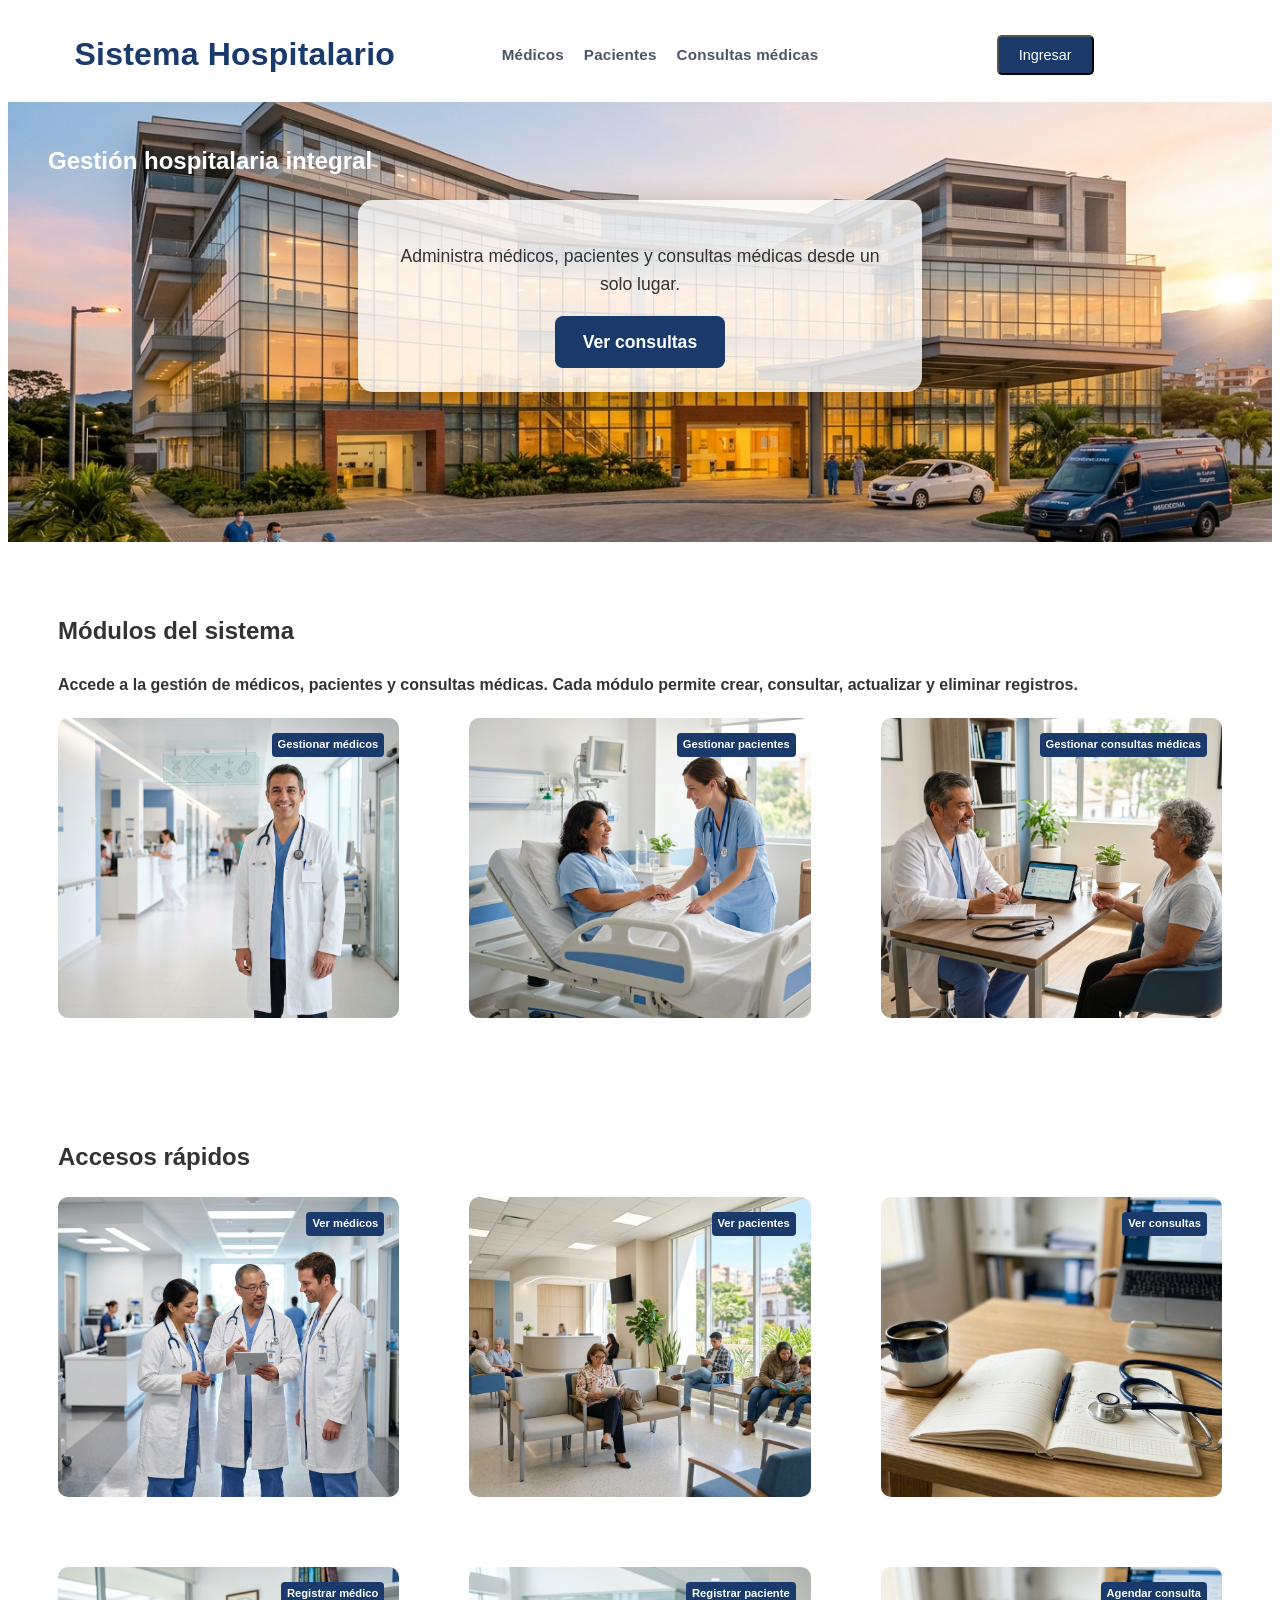
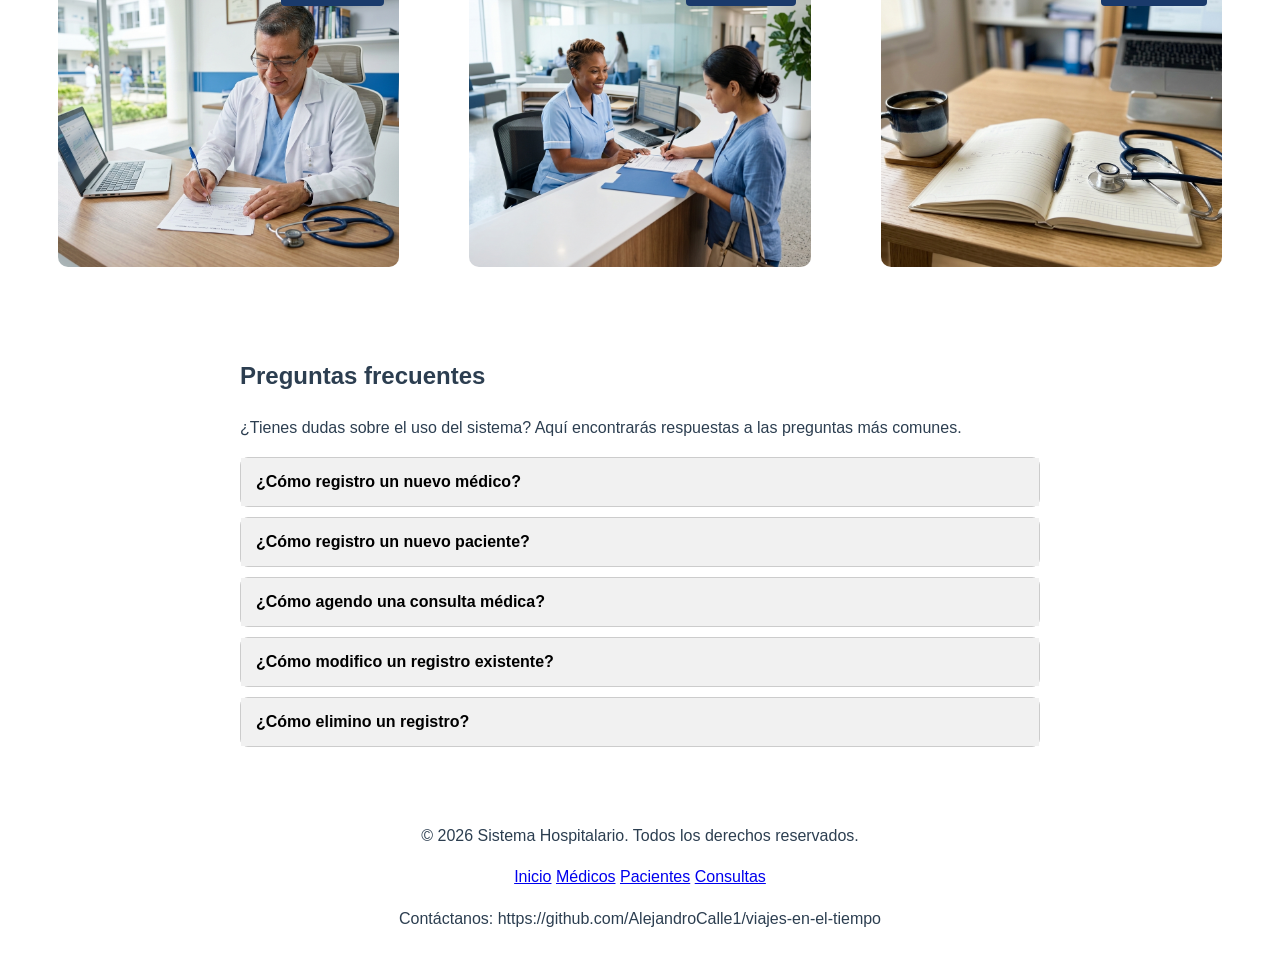
<file: index.html>
<!DOCTYPE html>
<html lang="es">
<head>
    <meta charset="UTF-8">
    <meta name="viewport" content="width=device-width, initial-scale=1.0">
    <title>Sistema Hospitalario</title>
    <link rel="stylesheet" href="css/estilos.css">  <!-- Hoja de estilos (sin cambios) -->
    <script src="js/acordeon.js" defer></script>  <!-- Se ejecuta cuando el HTML termina de cargar -->
</head>
<body>

    <header>
        <h1><a href="index.html" class="titulo-link">Sistema Hospitalario</a></h1>

        <nav> <!-- Barra de menu -->
            <ul> <!-- UL lista desordenada, LI crea cada item -->
                <li><a href="medicos.html">Médicos</a></li>
                <li><a href="pacientes.html">Pacientes</a></li>
                <li><a href="consultas.html">Consultas médicas</a></li>
            </ul>
        </nav>

        <form action="login.html" style="margin: 0;">
            <button type="submit" class="btn-ingresar">Ingresar</button>
        </form>
    </header>


    <main>  <!-- sección principal -->

        <section class="hero">     <!-- sección hero con imagen de fondo y texto centrado -->
            <h1>Gestión hospitalaria integral</h1>

            <div class="buscador-flotante">
                <p>Administra médicos, pacientes y consultas médicas desde un solo lugar.</p>
                <a href="consultas.html" class="btn-explorar">Ver consultas</a>
            </div>

        </section>

        <section class="destinos_turisticos"> <!-- sección de módulos principales -->
            <h2>Módulos del sistema</h2>
            <h4>Accede a la gestión de médicos, pacientes y consultas médicas. Cada módulo permite crear, consultar, actualizar y eliminar registros.</h4>

            <div class="grid-destinos"> <!-- contenedor de la cuadrícula de módulos -->

                <a href="medicos.html" class="tarjeta-destino"> <!-- enlace al módulo de médicos -->
                    <img src="img/medicos.jpg" alt="Médicos">
                    <span class="etiqueta">Gestionar médicos</span>
                </a>

                <a href="pacientes.html" class="tarjeta-destino"> <!-- enlace al módulo de pacientes -->
                    <img src="img/pacientes.jpg" alt="Pacientes">
                    <span class="etiqueta">Gestionar pacientes</span>
                </a>

                <a href="consultas.html" class="tarjeta-destino"> <!-- enlace al módulo de consultas -->
                    <img src="img/consultas.jpg" alt="Consultas médicas">
                    <span class="etiqueta">Gestionar consultas médicas</span>
                </a>

            </div>
        </section>

        <section class="hoteles_destinos"> <!-- sección de accesos rápidos -->
            <h2>Accesos rápidos</h2>

            <div class="grid-hoteles"> <!-- contenedor de la cuadrícula de accesos -->

                <a href="medicos.html" class="tarjeta-hotel">
                    <img src="img/acceso-medicos.jpg" alt="Listado de médicos">
                    <span class="etiqueta">Ver médicos</span>
                </a>

                <a href="pacientes.html" class="tarjeta-hotel">
                    <img src="img/acceso-pacientes.jpg" alt="Listado de pacientes">
                    <span class="etiqueta">Ver pacientes</span>
                </a>

                <a href="consultas.html" class="tarjeta-hotel">
                    <img src="img/acceso-consultas.jpg" alt="Listado de consultas">
                    <span class="etiqueta">Ver consultas</span>
                </a>

                <a href="medicos.html" class="tarjeta-hotel">
                    <img src="img/registrar-medico.jpg" alt="Registrar médico">
                    <span class="etiqueta">Registrar médico</span>
                </a>

                <a href="pacientes.html" class="tarjeta-hotel">
                    <img src="img/registrar-paciente.jpg" alt="Registrar paciente">
                    <span class="etiqueta">Registrar paciente</span>
                </a>

                <a href="consultas.html" class="tarjeta-hotel">
                    <img src="img/agendar-consulta.jpg" alt="Agendar consulta">
                    <span class="etiqueta">Agendar consulta</span>
                </a>

            </div>

        </section>

        <!-- Sección de preguntas frecuentes, FAQ desplegable con JavaScript -->
        <section class="preguntas-frecuentes">
            <h1>Preguntas frecuentes</h1>
            <p>¿Tienes dudas sobre el uso del sistema? Aquí encontrarás respuestas a las preguntas más comunes.</p>

            <div class="acordeon">

                <div class="item-acordeon">
                    <button class="boton-acordeon">¿Cómo registro un nuevo médico?</button>
                    <p>Ingrese al módulo de Médicos, complete el formulario con los datos solicitados y presione el botón de guardar.</p>
                </div>

                <div class="item-acordeon">
                    <button class="boton-acordeon">¿Cómo registro un nuevo paciente?</button>
                    <p>Ingrese al módulo de Pacientes, diligencie el formulario y guarde el registro. Quedará disponible en el listado.</p>
                </div>

                <div class="item-acordeon">
                    <button class="boton-acordeon">¿Cómo agendo una consulta médica?</button>
                    <p>En el módulo de Consultas médicas, seleccione el médico y el paciente, complete los datos de la consulta y guárdela.</p>
                </div>

                <div class="item-acordeon">
                    <button class="boton-acordeon">¿Cómo modifico un registro existente?</button>
                    <p>En el listado de cada módulo, use el botón de editar. Los datos se cargarán en el formulario para que pueda actualizarlos.</p>
                </div>

                <div class="item-acordeon">
                    <button class="boton-acordeon">¿Cómo elimino un registro?</button>
                    <p>Use el botón de eliminar en la fila correspondiente. El sistema le pedirá confirmación antes de borrar el registro.</p>
                </div>

            </div>
        </section>

    </main>

    <footer>
        <p>&copy; 2026 Sistema Hospitalario. Todos los derechos reservados.</p>
        <nav class="footer-nav">
            <a href="index.html">Inicio</a>
            <a href="medicos.html">Médicos</a>
            <a href="pacientes.html">Pacientes</a>
            <a href="consultas.html">Consultas</a>
        </nav>
        <p>Contáctanos: https://github.com/AlejandroCalle1/viajes-en-el-tiempo</p>
    </footer>

</body>
</html>
</file>
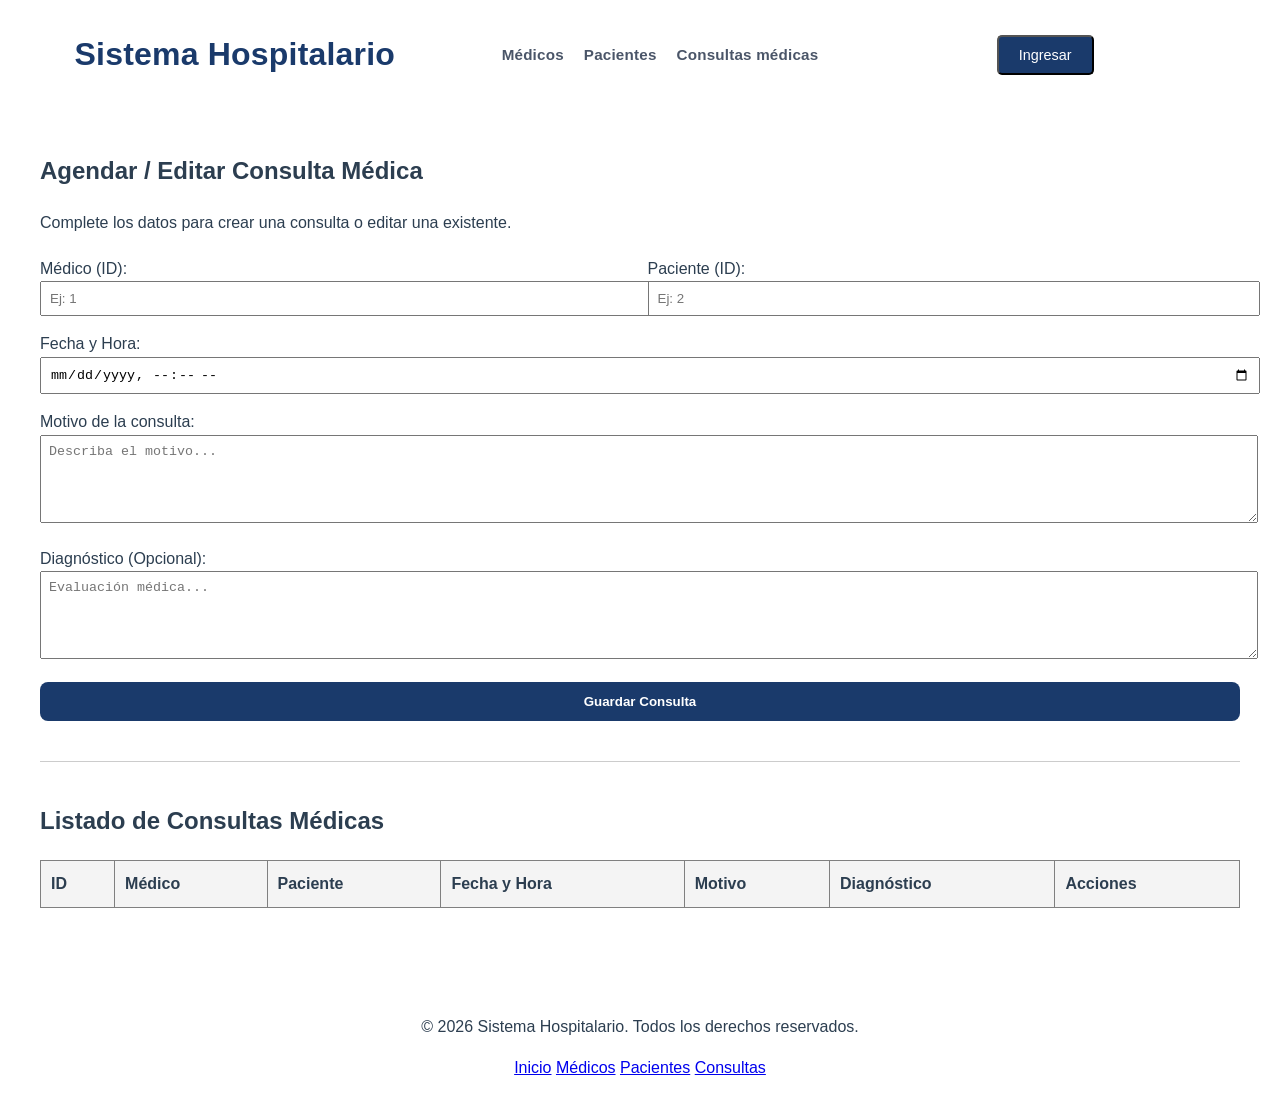
<file: consultas.html>
<!DOCTYPE html>
<html lang="es">
<head>
    <meta charset="UTF-8">
    <meta name="viewport" content="width=device-width, initial-scale=1.0">
    <title>Consultas Médicas - Sistema Hospitalario</title>
    <link rel="stylesheet" href="css/estilos.css">
    <script src="js/consultas.js" defer></script>
</head>
<body>

    <header>
        <h1><a href="index.html" class="titulo-link">Sistema Hospitalario</a></h1>
        <nav>
            <ul>
                <li><a href="medicos.html">Médicos</a></li>
                <li><a href="pacientes.html">Pacientes</a></li>
                <li><a href="consultas.html" class="activo">Consultas médicas</a></li>
            </ul>
        </nav>
        <form action="login.html" style="margin: 0;">
            <button type="submit" class="btn-ingresar">Ingresar</button>
        </form>
    </header>

    <main style="padding: 30px; max-width: 1200px; margin: 0 auto;">

        <!-- Formulario POST / PUT -->
        <section class="contenedor-formulario" style="margin-bottom: 40px;">
            <h2>Agendar / Editar Consulta Médica</h2>
            <p>Complete los datos para crear una consulta o editar una existente.</p>

            <form id="form-consulta" style="display: grid; grid-template-columns: 1fr 1fr; gap: 15px; margin-top: 20px;">
                <!-- Campo oculto para el ID en modo edicion -->
                <input type="hidden" id="consulta-id" value="">

                <div>
                    <label for="medico">Médico (ID):</label>
                    <input type="number" id="medico" required placeholder="Ej: 1" style="width: 100%; padding: 8px;">
                </div>

                <div>
                    <label for="paciente">Paciente (ID):</label>
                    <input type="number" id="paciente" required placeholder="Ej: 2" style="width: 100%; padding: 8px;">
                </div>

                <div style="grid-column: span 2;">
                    <label for="fecha">Fecha y Hora:</label>
                    <input type="datetime-local" id="fecha" required style="width: 100%; padding: 8px;">
                </div>

                <div style="grid-column: span 2;">
                    <label for="motivo">Motivo de la consulta:</label>
                    <textarea id="motivo" required placeholder="Describa el motivo..." style="width: 100%; padding: 8px; height: 70px;"></textarea>
                </div>

                <div style="grid-column: span 2;">
                    <label for="diagnostico">Diagnóstico (Opcional):</label>
                    <textarea id="diagnostico" placeholder="Evaluación médica..." style="width: 100%; padding: 8px; height: 70px;"></textarea>
                </div>

                <div style="grid-column: span 2; display: flex; gap: 10px;">
                    <button type="submit" id="btn-guardar-consulta" class="btn-explorar" style="border: none; cursor: pointer; flex: 1;">Guardar Consulta</button>
                    <button type="button" id="btn-cancelar-edicion" onclick="cancelarEdicion()" style="display: none; background: #7f8c8d; color: white; border: none; padding: 10px; cursor: pointer;">Cancelar Edición</button>
                </div>
            </form>
        </section>

        <hr style="margin: 40px 0; border: 0; border-top: 1px solid #ccc;">

        <!-- Tabla GET con Acciones (PUT / DELETE) -->
        <section class="contenedor-tabla">
            <h2>Listado de Consultas Médicas</h2>
            <div style="overflow-x: auto; margin-top: 20px;">
                <table border="1" cellpadding="10" cellspacing="0" style="width: 100%; text-align: left; border-collapse: collapse;">
                    <thead>
                        <tr style="background-color: #f4f4f4;">
                            <th>ID</th>
                            <th>Médico</th>
                            <th>Paciente</th>
                            <th>Fecha y Hora</th>
                            <th>Motivo</th>
                            <th>Diagnóstico</th>
                            <th>Acciones</th>
                        </tr>
                    </thead>
                    <tbody id="tabla-consultas">
                        <!-- Carga dinámica -->
                    </tbody>
                </table>
            </div>
        </section>

    </main>

    <footer>
        <p>&copy; 2026 Sistema Hospitalario. Todos los derechos reservados.</p>
        <nav class="footer-nav">
            <a href="index.html">Inicio</a>
            <a href="medicos.html">Médicos</a>
            <a href="pacientes.html">Pacientes</a>
            <a href="consultas.html">Consultas</a>
        </nav>
    </footer>

</body>
</html>
</file>
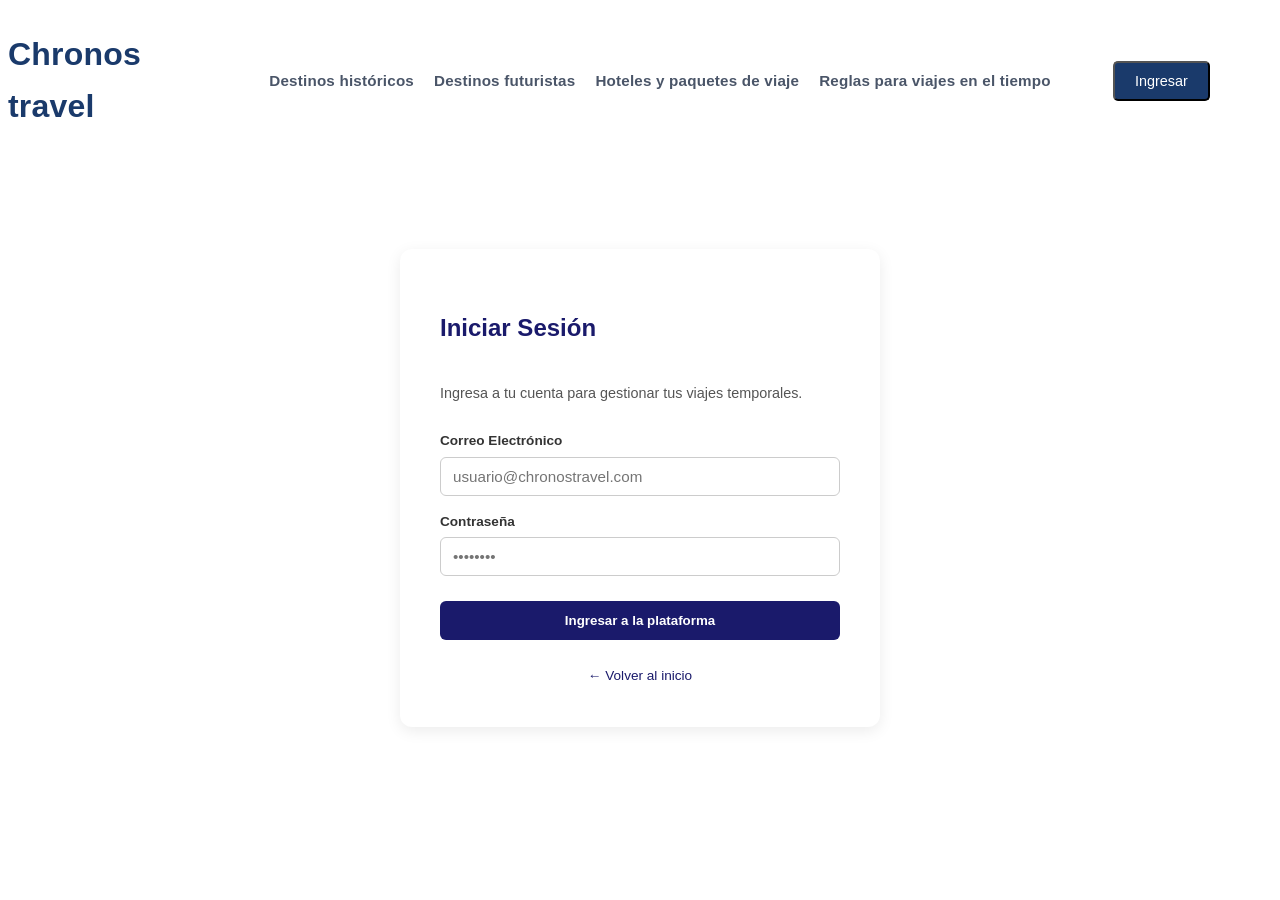
<file: login.html>
<!DOCTYPE html>
<html lang="es">
<head>
    <meta charset="UTF-8">
    <meta name="viewport" content="width=device-width, initial-scale=1.0">
    <title>Iniciar Sesión - Chronos Travel</title>
    <link rel="stylesheet" href="css/estilos.css">
    
</head>
<body>

    <header>
        <h1><a href="index.html" class="titulo-link">Chronos travel</a></h1>
        <nav>
            <ul>
                <li><a href="destinos_historicos.html">Destinos históricos</a></li>
                <li><a href="destinos_futuristas.html">Destinos futuristas</a></li>
                <li><a href="hoteles_paquetes_viajes.html">Hoteles y paquetes de viaje</a></li>
                <li><a href="reglas_viajes.html">Reglas para viajes en el tiempo</a></li>
            </ul>
        </nav>
        <button class="btn-ingresar" onclick="location.href='login.html'">Ingresar</button>
    </header>

    <main class="login-container">
        <form class="login-card">
            <h2>Iniciar Sesión</h2>
            <p>Ingresa a tu cuenta para gestionar tus viajes temporales.</p>

            <div class="input-group">
                <label for="email">Correo Electrónico</label>
                <input type="email" id="email" placeholder="usuario@chronostravel.com" required>
            </div>

            <div class="input-group">
                <label for="password">Contraseña</label>
                <input type="password" id="password" placeholder="••••••••" required>
            </div>

            <button type="submit" class="btn-login">Ingresar a la plataforma</button>
            
            <a href="index.html" class="back-link">← Volver al inicio</a>
        </form>
    </main>
    <script src="js/login.js"></script>
</body>
</html>
</file>
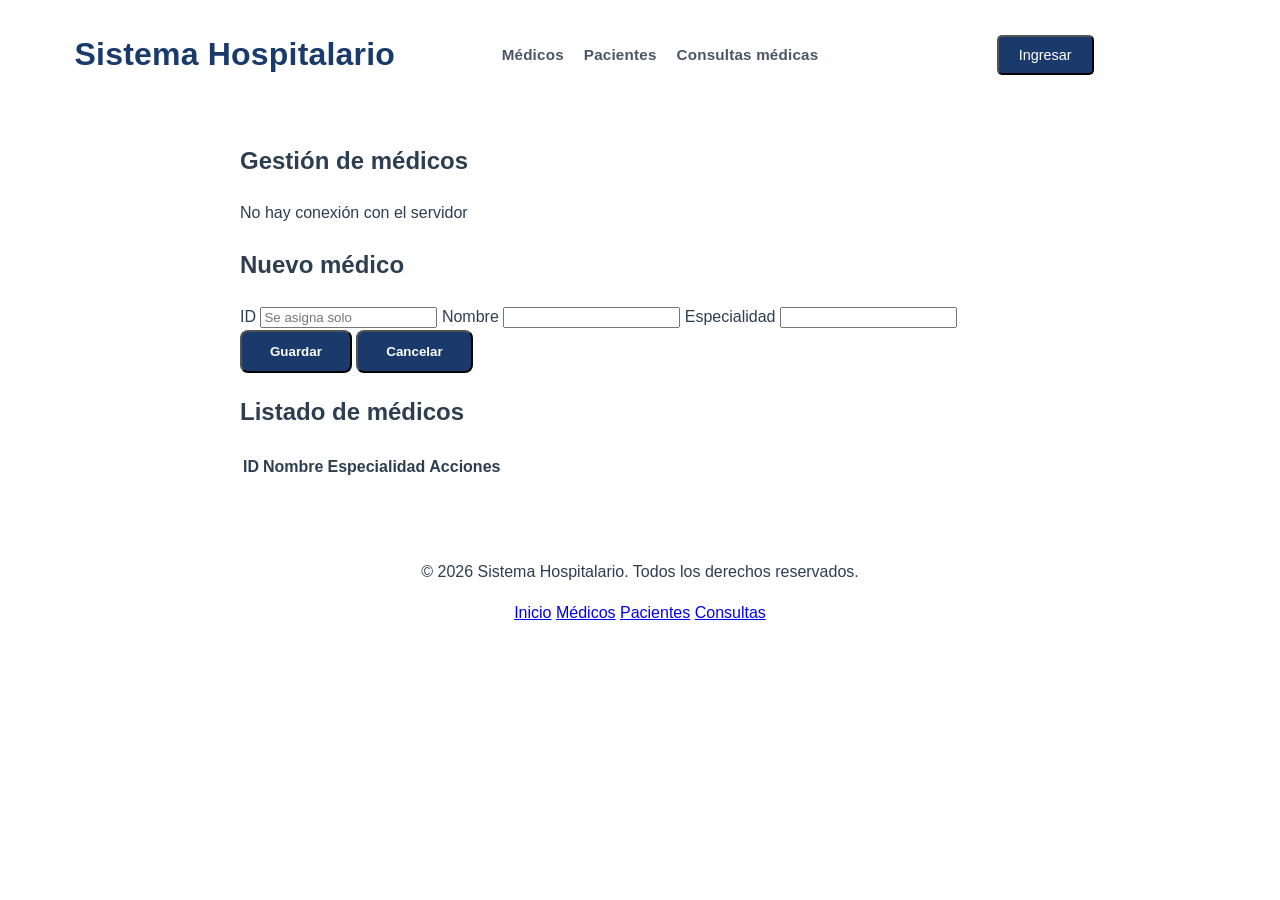
<file: medicos.html>
<!DOCTYPE html>
<html lang="es">
<head>
    <meta charset="UTF-8">
    <meta name="viewport" content="width=device-width, initial-scale=1.0">
    <title>Médicos - Sistema Hospitalario</title>
    <link rel="stylesheet" href="css/estilos.css">
    <script src="js/medicos.js" defer></script>
</head>
<body>

    <header>
        <h1><a href="index.html" class="titulo-link">Sistema Hospitalario</a></h1>
        <nav>
            <ul>
                <li><a href="medicos.html">Médicos</a></li>
                <li><a href="pacientes.html">Pacientes</a></li>
                <li><a href="consultas.html">Consultas médicas</a></li>
            </ul>
        </nav>
        <form action="login.html" style="margin: 0;">
            <button type="submit" class="btn-ingresar">Ingresar</button>
        </form>
    </header>

    <main>
        <section class="preguntas-frecuentes">
            <h1>Gestión de médicos</h1>

            <!-- Párrafo vacío. "mensaje" es el aviso: el JS escribe aquí "Médico creado", errores, etc. -->
            <p id="mensaje"></p>

            <!-- Formulario para crear y editar -->
            <form id="form-medico">
                <h2 id="titulo-form">Nuevo médico</h2>

                <label for="medico-id">ID</label> <!-- caja de solo lectura, se asigna automáticamente -->
                <input type="text" id="medico-id" placeholder="Se asigna solo" readonly> <!-- caja vacia -->

                <label for="nombre">Nombre</label>
                <input type="text" id="nombre" maxlength="100" required>

                <label for="especialidad">Especialidad</label>
                <input type="text" id="especialidad" maxlength="100" required>

                <!-- Envía el formulario -->
                <button type="submit" id="btn-guardar" class="btn-explorar">Guardar</button>
                <!-- Cancela la edición (oculto hasta que se edita) -->
                <button type="button" id="btn-cancelar" class="btn-explorar" hidden>Cancelar</button>
            </form>

            <!-- Tabla con la lista -->
            <h2>Listado de médicos</h2>
            <table>
                <thead>
                    <tr>
                        <th>ID</th>
                        <th>Nombre</th>
                        <th>Especialidad</th>
                        <th>Acciones</th>
                    </tr>
                </thead>
                <!-- El JS llena las filas aquí -->
                <tbody id="tabla-medicos"></tbody>
            </table>
        </section>
    </main>

    <footer>
        <p>&copy; 2026 Sistema Hospitalario. Todos los derechos reservados.</p>
        <nav class="footer-nav">
            <a href="index.html">Inicio</a>
            <a href="medicos.html">Médicos</a>
            <a href="pacientes.html">Pacientes</a>
            <a href="consultas.html">Consultas</a>
        </nav>
    </footer>

</body>
</html>
</file>
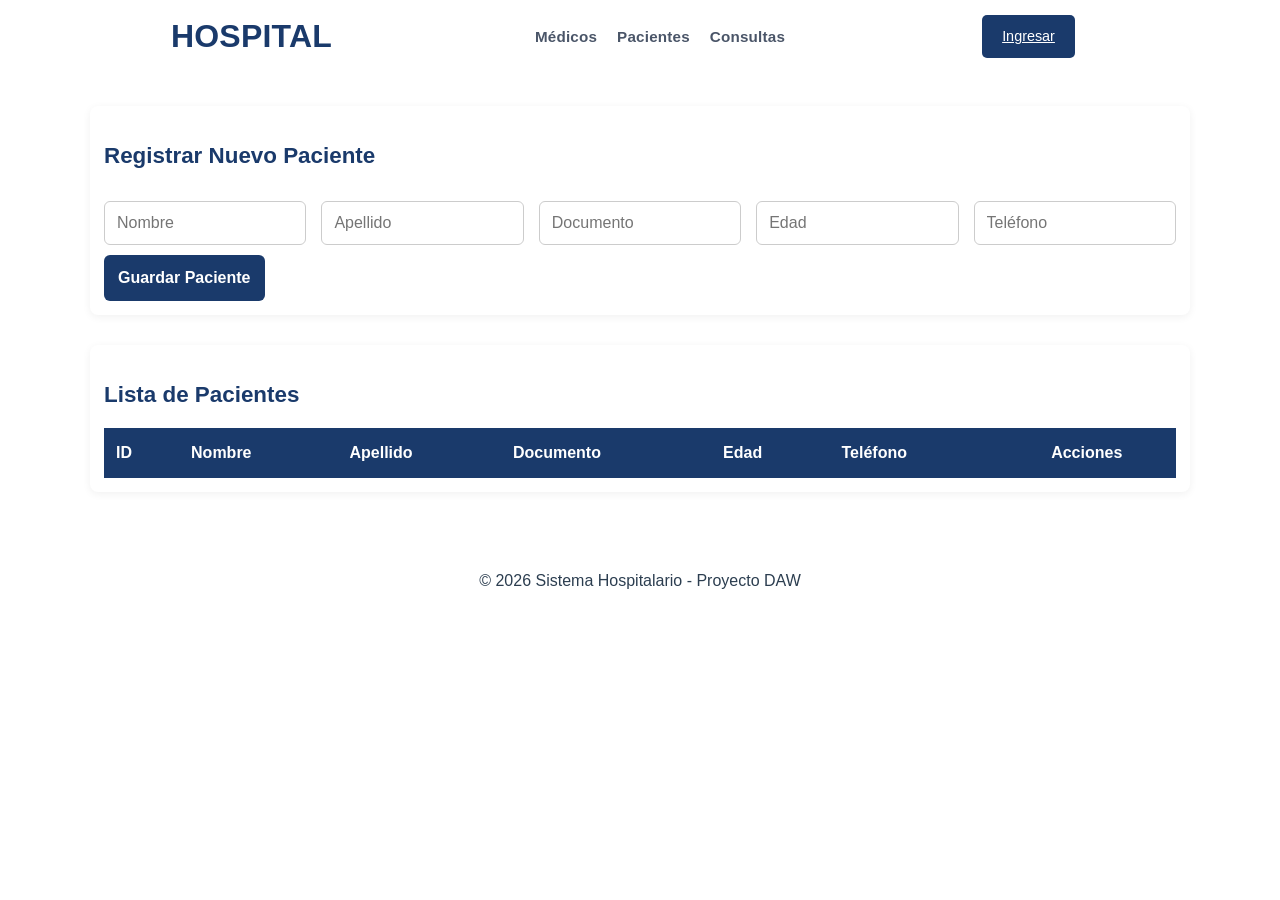
<file: pacientes.html>
<!DOCTYPE html>
<html lang="es">
<head>
    <meta charset="UTF-8">
    <meta name="viewport" content="width=device-width, initial-scale=1.0">
    <title>Gestión de Pacientes - Hospital</title>
    <link rel="stylesheet" href="css/estilos.css">
</head>
<body>

    <!-- Header / Navegación del proyecto -->
    <header>
        <a href="index.html" class="titulo-link">HOSPITAL</a>
        <nav>
            <ul>
                <li><a href="medicos.html">Médicos</a></li>
                <li><a href="pacientes.html">Pacientes</a></li>
                <li><a href="consultas.html">Consultas</a></li>
            </ul>
        </nav>
        <a href="login.html" class="btn-ingresar">Ingresar</a>
    </header>

    <main style="max-width: 1100px; margin: 40px auto; padding: 0 20px;">
        
        <!-- Formulario estilizado (POST / PUT) -->
        <section class="tarjeta" style="margin-bottom: 30px;">
            <div class="tarjeta-cabecera">
                <h2 id="form-titulo" style="color: #1a3a6b; font-size: 1.4rem;">Registrar Nuevo Paciente</h2>
            </div>
            
            <form id="form-paciente" class="formulario-reserva" style="max-width: 100%;">
                <input type="hidden" id="id_paciente">
                
                <div style="display: grid; grid-template-columns: repeat(auto-fit, minmax(200px, 1fr)); gap: 15px;">
                    <input type="text" id="nombre" placeholder="Nombre" required>
                    <input type="text" id="apellido" placeholder="Apellido" required>
                    <input type="text" id="documento" placeholder="Documento" required>
                    <input type="number" id="edad" placeholder="Edad" required>
                    <input type="text" id="telefono" placeholder="Teléfono" required>
                </div>

                <div style="display: flex; gap: 10px; margin-top: 10px;">
                    <button type="submit" id="btn-guardar" class="btn-explorar" style="border:none; cursor:pointer;">Guardar Paciente</button>
                    <button type="button" id="btn-cancelar" class="btn-explorar" style="background-color: #64748b; display: none; border:none; cursor:pointer;" onclick="limpiarFormulario()">Cancelar Edición</button>
                </div>
            </form>
        </section>

        <!-- Tabla estilizada (GET) -->
        <section class="tarjeta">
            <h2 style="color: #1a3a6b; font-size: 1.4rem; margin-bottom: 15px;">Lista de Pacientes</h2>
            <div style="overflow-x: auto;">
                <table style="width: 100%; border-collapse: collapse; text-align: left;">
                    <thead>
                        <tr style="background-color: #1a3a6b; color: white;">
                            <th style="padding: 12px;">ID</th>
                            <th style="padding: 12px;">Nombre</th>
                            <th style="padding: 12px;">Apellido</th>
                            <th style="padding: 12px;">Documento</th>
                            <th style="padding: 12px;">Edad</th>
                            <th style="padding: 12px;">Teléfono</th>
                            <th style="padding: 12px; text-align: center;">Acciones</th>
                        </tr>
                    </thead>
                    <tbody id="tabla-pacientes">
                        <!-- Se llena dinámicamente con JavaScript -->
                    </tbody>
                </table>
            </div>
        </section>

    </main>

    <footer>
        <p>&copy; 2026 Sistema Hospitalario - Proyecto DAW</p>
    </footer>

    <script src="js/pacientes.js"></script>
</body>
</html>
</file>
<file: css/estilos.css>
body { /* este body pone toda la página con esta fuente en caso de que no haya sido asignada ninguna, por lo que no es necesario repetirla en cada estilo si se quiere dejar así */
    font-family: 'Plus Jakarta Sans', -apple-system, BlinkMacSystemFont, "Segoe UI", Roboto, sans-serif;
    color: #2c3e50;
    line-height: 1.6; /* altura de línea para mejorar la legibilidad */
}

header { /* Estilos para el header incluyendo el nav */
    display: grid; /* convierte el header en un contenedor de cuadrícula */
    grid-template-columns: 1fr auto 1fr; /* define tres columnas, la primera y la tercera ocupan el mismo espacio, la segunda se ajusta al contenido */
    align-items: center; /* alinea verticalmente los elementos */
    justify-items: center; /* evita que los hijos se estiren para llenar su columna */
}

.btn-ingresar { /* Estilos para el botón de ingreso */
    background-color: #1a3a6b; /* azul oscuro, cámbialo por tu paleta */
    color: white;
    padding: 10px 20px; /* espacio interno de retícula */
    border-radius: 5px;
    cursor: pointer; /* cambia el cursor al pasar sobre el botón */
    font-size: 0.9rem; /* tamaño de fuente */
}

nav ul { /* Estilos para la barra de navegación, ya que los estilos en ocasiones solo afectan a hijos y no a descendientes, es decir que si le aplicara solo header no aplicaría a los LI */
    display: flex; /* convierte en un contenedor flexible, y que LI se acomoden horizontalmente */
    list-style: none; /* elimina los puntos de la lista */
    gap: 20px; /* espacio entre los elementos de la lista */
}

.titulo-link, nav ul li a { /* estilos para los enlaces de navegación y el título del sitio web */
    text-decoration: none; /* elimina el subrayado de los enlaces */
    color: #4a5568; /* color del texto */
    font-size: 0.95rem; /* tamaño de fuente */
    font-weight: 600;
    letter-spacing: 0.2px;
    transition: color 0.25s ease, transform 0.25s ease; /* transición suave para el efecto hover */
    display: inline-block;    /* permite aplicar transformaciones al elemento */
}

.titulo-link { /* estilos para el título del sitio web */
    color: #1a3a6b;
    font-size: 2rem;
}

nav ul li a:hover { /* estilos para los enlaces de navegación al pasar el mouse */
    color: white; /* azul institucional al pasar el mouse */
    transform: translateY(-2px) scale(1.2); /* elevación sutil y fluida */
    font-size: 1rem;
    background-color: #1a3a6b; /* azul institucional al pasar el mouse */
}

/* Estilos para body 1 seccion, el hero ------------------------------------------------------------ */
.hero { /* contenedor del hero */
    background-image: url('../img/hero.jpg'); /* imagen de fondo */
    background-size: cover;
    background-position: center;
    height: 400px; /* altura de imagen */

    /* texto del hero */
    display: flex;
    flex-direction: column;      /* apila los hijos verticalmente, en vez de en fila */
    justify-content: flex-start; /* pega contenido arriba */
    align-items: flex-start;     /* pega el contenido a la izquierda */
    text-align: left;            /* alinea el texto a la izquierda */
    padding: 20px 40px;
    color: #ffffff;
}

.buscador-flotante { /* Body 1 sección, etiqueta blanca */
    background-color: rgba(255, 255, 255, 0.8); /* 0.8 equivale al 80% de opacidad */
    color: #333;
    border-radius: 15px;
    padding: 24px 32px;
    width: 90%;
    max-width: 500px;
    box-shadow: 0 10px 30px rgba(0,0,0,0.3);
    align-self: center;
    position: relative;
    text-align: center;
    font-size: 1.1rem;
    font-weight: 500;
}

.btn-explorar { /* estilos para el botón de explorar */
    display: inline-block;
    background-color: #1a3a6b;
    color: white;
    text-decoration: none;
    padding: 12px 28px;
    border-radius: 8px;
    font-weight: 600;
    transition: background-color 0.2s ease;
}

.btn-explorar:hover { /* efecto hover para el botón de explorar */
    background-color: #142e54;
}

/* Body 2 seccion, cuadrícula de destinos ---------------------------------------------------------------------------------------------------------------------------------  */
.destinos_turisticos {   /* contenedor de la cuadrícula de destinos */
    padding: 50px; /* espacio interno alrededor de la cuadrícula */
    color: #333;
}

.grid-destinos {      /* contenedor de la cuadrícula de destinos */
    display: grid; /* convierte el contenedor en una cuadrícula,grid es mejor para columnas  */
    grid-template-columns: repeat(3, 1fr); /* Crea tres columnas de igual tamaño */
    gap: 70px; /* espacio entre los elementos de la cuadrícula */
}

/*estilos para cada tarjeta de destino */
.tarjeta-destino {
    position: relative; /* para poder posicionar el contenido dentro de la tarjeta */
    display:block; /* hace que toda la tarjeta sea clickeable */
    text-decoration: none; /* elimina el subrayado del enlace */
    color: white; /* color del texto dentro de la tarjeta */
    border-radius: 10px; /* bordes redondeados */
    overflow: hidden; /* asegura que el contenido no se desborde de la tarjeta */
    height: 300px; /* altura de la tarjeta */
}
.tarjeta-destino img {  /* estilos para la imagen dentro de la tarjeta */
    width: 100%;
    height: 100%;
    object-fit: cover;       /* la imagen llena la tarjeta sin deformarse, similar a background-size: cover */
}
.etiqueta {   
    position: absolute;
    top: 15px;
    right: 15px;
    background-color: #1a3a6b; /* azul oscuro, cámbialo por tu paleta */
    color: white;
    padding: 8px 16px;      /* espacio interno de retícula */    
    border-radius: 50px; /* esto crea la forma de "píldora" redondeada */
    font-weight: bold;
    font-size: 1rem;
}


/* Body 3 seccion, cuadrícula de hoteles ---------------------------------------------------------------------------------------------------------------------------------  */
.hoteles_destinos{
    position: relative; /* para poder posicionar el contenido dentro de la tarjeta */
    padding: 50px;  /* espacio interno alrededor de la cuadrícula, para que quede alineado con lo demas */
    font-family: sans-serif;
    color: #333;
}

.grid-hoteles {   /* contenedor de la cuadrícula de hoteles */
    display: grid; /* convierte el contenedor en una cuadrícula */
    grid-template-columns: repeat(3, 1fr); /* Crea tres columnas de igual tamaño */
    gap: 70px; /* espacio entre los elementos de la cuadrícula */
}

/*estilos para cada tarjeta de destino */
.tarjeta-hotel {
    position: relative; /* para poder posicionar el contenido dentro de la tarjeta */
    display:block; /* hace que toda la tarjeta sea clickeable */
    text-decoration: none; /* elimina el subrayado del enlace */
    color: white; /* color del texto dentro de la tarjeta */
    border-radius: 10px; /* bordes redondeados */
    overflow: hidden; /* asegura que el contenido no se desborde de la tarjeta */
    height: 300px; /* altura de la tarjeta */
}

.tarjeta-hotel img {   /* estilos para la imagen dentro de la tarjeta */
    width: 100%;
    height: 100%;
    object-fit: cover;       /* la imagen llena la tarjeta sin deformarse, similar a background-size: cover */
}

/*seccion de preguntas frecuentes, utilizacion de javaScript "mostrar o ocultar info",FAQ DESPEGABLE --------------------------------------------------------------- */
.preguntas-frecuentes {  /* contenedor de la sección de preguntas frecuentes */
    max-width: 800px;
    margin: 40px auto;
    padding: 0 20px;
}

.item-acordeon {       /* contenedor de cada pregunta y respuesta */
    border: 1px solid #ccc;
    border-radius: 8px;
    margin-bottom: 10px;
}

.boton-acordeon {    /* estilos para el botón que despliega la respuesta */
    width: 100%;
    text-align: left;
    background-color: #f1f1f1;
    border: none;
    padding: 15px;
    font-size: 1rem;
    font-weight: bold;
    cursor: pointer;
}

.item-acordeon p {   /* oculto por defecto */
    display: none;  /* la respuesta está oculta inicialmente */
    padding: 15px;
}

.item-acordeon p.mostrar {  /* cuando se hace clic en el botón, se agrega la clase "mostrar" para mostrar la respuesta, visible cuando javaScript lo active */
    display: block;
}

/*pagina hoteles y paquetes de viajes*/
.formulario-reserva form {  /* contenedor del formulario de reserva */
    display: flex;           /* convierte el formulario en un contenedor flexible */
    flex-direction: column;   /* apila los elementos verticalmente */
    max-width: 500px;         /* que no se estire a todo el ancho de la pantalla */
    margin: 30px auto;        /* centra el formulario horizontalmente */
    gap: 15px;                /* espacio entre cada label/input */
}

.formulario-reserva input,  /* estilos para los campos de entrada del formulario */
.formulario-reserva select {
    padding: 12px;
    border: 1px solid #ccc;
    border-radius: 6px;
    font-size: 1rem;
}

.formulario-reserva button { /* estilos para el botón de envío del formulario */
    padding: 14px;
    background-color: #1a3a6b;
    color: white;
    border: none;
    border-radius: 6px;
    font-size: 1rem;
    cursor: pointer;
    transition: 0.2s ease;
}

.formulario-reserva button:hover {  /* efecto hover para el botón de envío del formulario */
    background-color: #12294d;
}

/* pagina destinos historicos ------------------------------------------------------------------------------------------------------------*/ 

/* Banner principal con imagen de fondo y superposición (Overlay) */
.banner-pagina { 
    background-image: linear-gradient( 
        rgba(136, 182, 255, 0.75), 
        rgba(13, 35, 71, 0.75)
    ), url('../img/banner_historico.jpg'); /*la iamgen de fondo del banner de las laspagina con un efecto de degradado*/
    background-size: cover; 
    background-position: center;
    background-repeat: no-repeat; /*le decimos que no repita la iamgen para qeu ocupe todo el espacio bien*/
    font-weight: 700; /* tamaño fuente en caso de no ser asingado ya*/
    color: white;
    text-align: center;
    padding: 100px 20px; /*bordes*/
    font-family: sans-serif;
    box-shadow: inset 0 -10px 20px rgba(0, 0, 0, 0.2); /*sombreados de portada*/
}


.banner-pagina-futurista {
    background-image: linear-gradient(
        rgba(136, 182, 255, 0.75), 
        rgba(13, 35, 71, 0.75)
    ), url('../img/banner_futurista.png');
    background-size: cover;
    background-position: center;
    background-repeat: no-repeat;
    font-weight: 800; 
    color: white;
    text-align: center;
    padding: 100px 20px;
    font-family: sans-serif;
    box-shadow: inset 0 -10px 20px rgba(0, 0, 0, 0.2);
}


/* Badge decorativo superior esto es para el chronos que aparece en el banner encapsulado*/
.subtitulo-badge { 
    display: inline-block;
    background-color: rgba(255, 255, 255, 0.15);
    padding: 6px 18px;
    border-radius: 20px;
    font-size: 0.85rem;
    text-transform: uppercase;
    letter-spacing: 2px;
    margin-bottom: 15px;
    backdrop-filter: blur(4px);
}

/* estilo del titulo de chronos travel de la parte principal del menu superior en la barra navegacion*/
.titulo-badge {
    display: inline-block;
    background-color: rgba(255, 255, 255, 0.15);
    padding: 10px 24px; /* Ajustamos un poco el padding para que acompañe al texto grande */
    border-radius: 20px;
    
    font-size: 1.25rem;   /* Sin espacio entre número y rem (3rem suele ser enorme para un badge, pero ajústalo a tu gusto) */
    font-weight: 700;    /* Controla el grosor: 700 es 'bold' (negrita), 900 es 'black' (súper grueso) */
    
    text-transform: uppercase;
    letter-spacing: 3px;  /* Reducimos ligeramente el espaciado para evitar que desborde */
    backdrop-filter: blur(4px);
}

/* Título principal */
.banner-pagina h1 {
    font-size: 3rem;
    font-weight: 700;
    letter-spacing: 1px;
    margin-bottom: 15px;
    text-shadow: 0 2px 10px rgba(0, 0, 0, 0.5);
}

/* Línea divisora dorada */
.linea-decorativa {
    width: 60px;
    height: 3px;
    background-color: #f39c12;
    margin: 0 auto 20px auto;
    border-radius: 2px;
}

/* Subtítulo o descripción del banner */
.banner-pagina p {
    font-size: 1.25rem;
    max-width: 650px;
    margin: 0 auto;
    opacity: 0.95;
    line-height: 1.5;
    text-shadow: 0 1px 5px rgba(0, 0, 0, 0.5);
}

/* Contenedor principal de tarjetas */
.contenedor-destinos-historicos {
    max-width: 1200px;
    margin: 60px auto;
    padding: 0 20px; /*margen desde adentro del contenedor de la tarjeta */
    display: flex;
    flex-direction: column;
    gap: 70px; /* Espacio vertical entre cada tarjeta */
    font-family: sans-serif;
}

/* Tarjeta individual en zigzag */
.tarjeta-zigzag {
    display: flex; /*convertimos en contenedor felixble o sea colocar imagenes y texto lado a lado */
    align-items: center;
    gap: 50px; /* Espacio entre imagen y texto espacio interno */
    background-color: #ffffff;
    border-radius: 16px;
    overflow: hidden; /*importante cortaquita cualquier contenido hijo como la iamgens para que no sobresalga de esto*/
    box-shadow: 0 10px 30px rgba(0, 0, 0, 0.06);
    
    /* Estado inicial para la animación por scroll */
    opacity: 0;
    transform: translateY(40px);
    transition: opacity 0.8s ease-out, transform 0.8s ease-out, box-shadow 0.3s ease;
}

/* Para intercalar la posición (Texto a la izquierda, imagen a la derecha) */
.tarjeta-zigzag.invertido {
    flex-direction: row-reverse;
}

/* Clase que activa el JavaScript al llegar con el scroll */
.tarjeta-zigzag.visible {
    opacity: 1;
    transform: translateY(0);
}

/* Efecto hover al pasar el cursor sobre la tarjeta */
.tarjeta-zigzag:hover {
    transform: translateY(-8px) !important; /* este movimiento tiene prioridad*/
    box-shadow: 0 20px 40px rgba(0, 0, 0, 0.12); /*aumenta la sombra efecto agrandamiento*/
}

/* Contenedor de la imagen */
.imagen-zigzag {
    flex: 1; /*debe ocupar el espacio disponible o sea el 50% ta que el otro tiene 1 tambien el texto*/
    height: 380px;
    overflow: hidden; /* Mantiene la imagen dentro del marco al ampliar */
}

.imagen-zigzag img {
    width: 100%; /*ocupa el 100% del contenedor permitido del padre imagen.zigzag*/
    height: 100%;
    object-fit: cover; /* hace que mantenga la calidad no se estire solo se amplie*/
    display: block;/*Elimina un pequeño espacio en blanco (de 3 a 4 píxeles) que los navegadores agregan por defecto debajo de las imágenes en línea.*/
    transition: transform 0.5s ease; /* Transición suave de zoom */
}

/* Micro-zoom en la imagen al estar encima sobre la tarjeta */
.tarjeta-zigzag:hover .imagen-zigzag img {
    transform: scale(1.06);
}

/* Contenedor del texto */
.contenido-zigzag {
    flex: 1;
    padding: 30px 40px;
    color: #333;
    
}

.contenido-zigzag h2 {
    font-size: 1.8rem;
    font-weight: 700; /* para el título del destino */
    color: #1a3a6b;
    margin-bottom: 15px;
}

.contenido-zigzag p {
    font-size: 1.05rem;
    line-height: 1.6;
    color: #555;
    margin-bottom: 25px;
}

/* Botón de reserva */
.btn-reserva {
    display: inline-block;
    background-color: #1a3a6b;
    color: white;
    padding: 14px 32px;
    border-radius: 8px;
    text-decoration: none; /*quita subrayado a la imagen*/
    font-weight: 600;
    letter-spacing: 0.5px;
    transition: background-color 0.3s ease, transform 0.2s ease, box-shadow 0.2s ease;
}

.btn-reserva:hover {
    background-color: #0d2347;
    transform: translateY(-2px);
    box-shadow: 0 6px 15px rgba(26, 58, 107, 0.3);
}

/* fin pagina de destinos historicos ------------------------------------------------------------------------------------------------------*/

/* comienzo pagina de reglas*/

/* Títulos de Sección */
.titulo-seccion {
  max-width: 1100px;
  margin: 30px auto 15px;
  padding: 0 15px;
  font-size: 1.3rem;
}
.texto-rojo { color: #dc2626; }
.texto-amarillo { color: #d97706; }
.texto-azul { color: #1e3a8a; }

.reglas-grid {
  display: grid;
  gap: 15px;
  max-width: 1200px;
  margin: 0 auto 30px;
  padding: 0 15px;
}

.reglas-grid.alto {
  grid-template-columns: repeat(4, 1fr);
}

.reglas-grid.medio {
  grid-template-columns: repeat(5, 1fr);
  gap: 10px;
}

.tarjeta {
  background: #ffffff;
  border-radius: 8px;
  padding: 14px;
  box-shadow: 0 2px 8px rgba(0, 0, 0, 0.06);
}

.borde-rojo { border-left: 4px solid #dc2626; }
.borde-amarillo { border-left: 4px solid #f59e0b; }

.tarjeta-cabecera {
  display: flex;
  justify-content: space-between;
  align-items: center;
  margin-bottom: 8px;
}

.num {
  font-weight: bold;
  font-size: 1.05rem;
}

.etiqueta {
  font-size: 0.7rem;
  font-weight: bold;
  padding: 3px 6px;
  border-radius: 4px;
}

.etiqueta-roja {
  background-color: #fee2e2;
  color: #dc2626;
}

.etiqueta-amarilla {
  background-color: #fef3c7;
  color: #d97706;
}

.tarjeta h3 {
  margin: 0 0 6px 0;
  font-size: 0.85rem;
  color: #0f172a;
}

.tarjeta p {
  margin: 0;
  font-size: 0.76rem;
  color: #64748b;
  line-height: 1.35;
}

/* Centrado del Footer */
footer {
  text-align: center;
  padding: 20px 0;
  margin-top: 40px;
}

/* fin pagina de reglas*/


/* Estilos para el Login */
.login-container {
    display: flex;
    justify-content: center;
    align-items: center;
    min-height: 70vh;
    padding: 20px;
}

.login-card {
    background-color: white;
    padding: 40px;
    border-radius: 12px;
    box-shadow: 0 4px 15px rgba(0, 0, 0, 0.08);
    width: 100%;
    max-width: 400px;
    display: flex;
    flex-direction: column;
    gap: 15px;
}

.login-card h2 {
    color: #1a1a6b;
    margin-bottom: 5px;
}

.login-card p {
    color: #555;
    font-size: 0.9rem;
    margin-bottom: 10px;
}

.input-group {
    display: flex;
    flex-direction: column;
    gap: 5px;
    text-align: left;
}

.input-group label {
    font-size: 0.85rem;
    font-weight: 600;
    color: #333;
}

.input-group input {
    padding: 10px 12px;
    border: 1px solid #ccc;
    border-radius: 6px;
    font-size: 0.95rem;
    outline: none;
}

.input-group input:focus {
    border-color: #1a1a6b;
}

.btn-login {
    background-color: #1a1a6b;
    color: white;
    border: none;
    padding: 12px;
    border-radius: 6px;
    font-weight: bold;
    cursor: pointer;
    margin-top: 10px;
    transition: background-color 0.3s;
}

.btn-login:hover {
    background-color: #2a2a8b;
}

.back-link {
    text-align: center;
    margin-top: 10px;
    color: #1a1a6b;
    text-decoration: none;
    font-size: 0.85rem;
}

.back-link:hover {
    text-decoration: underline;
}
</file>
